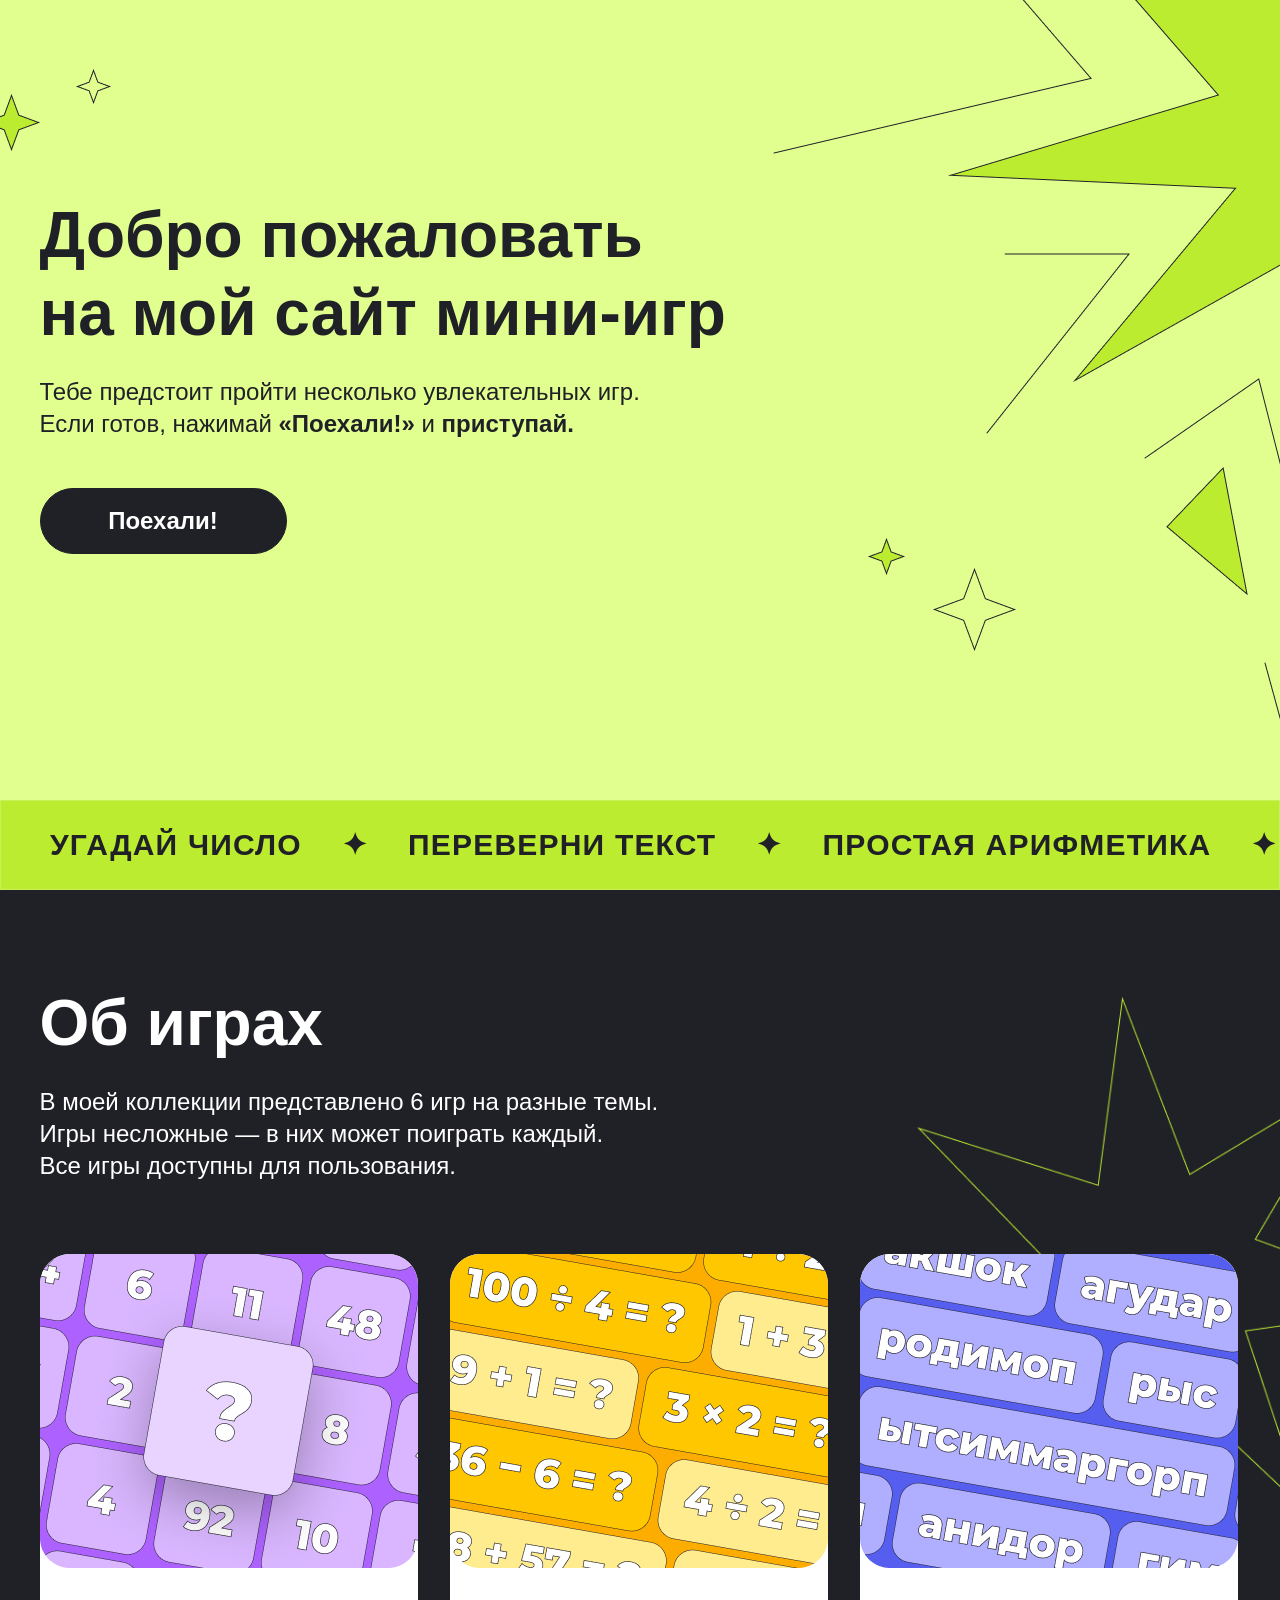
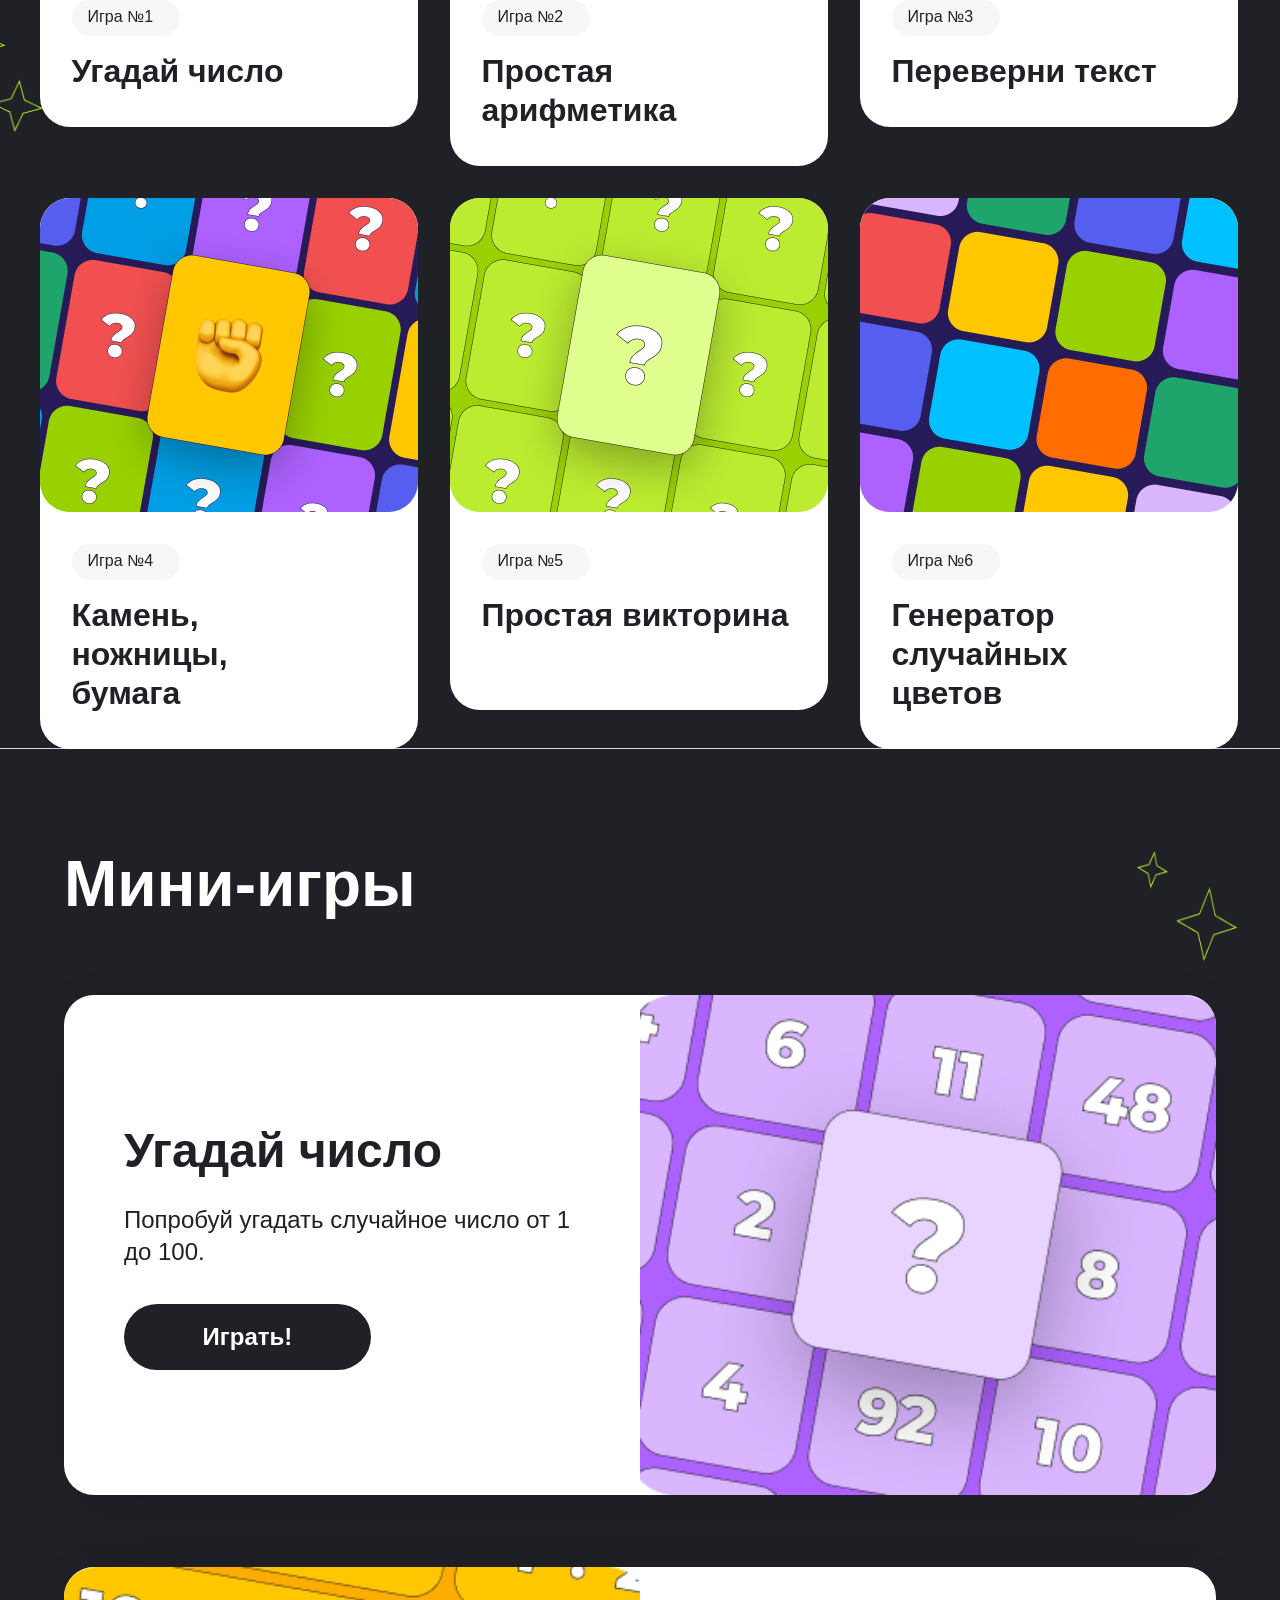
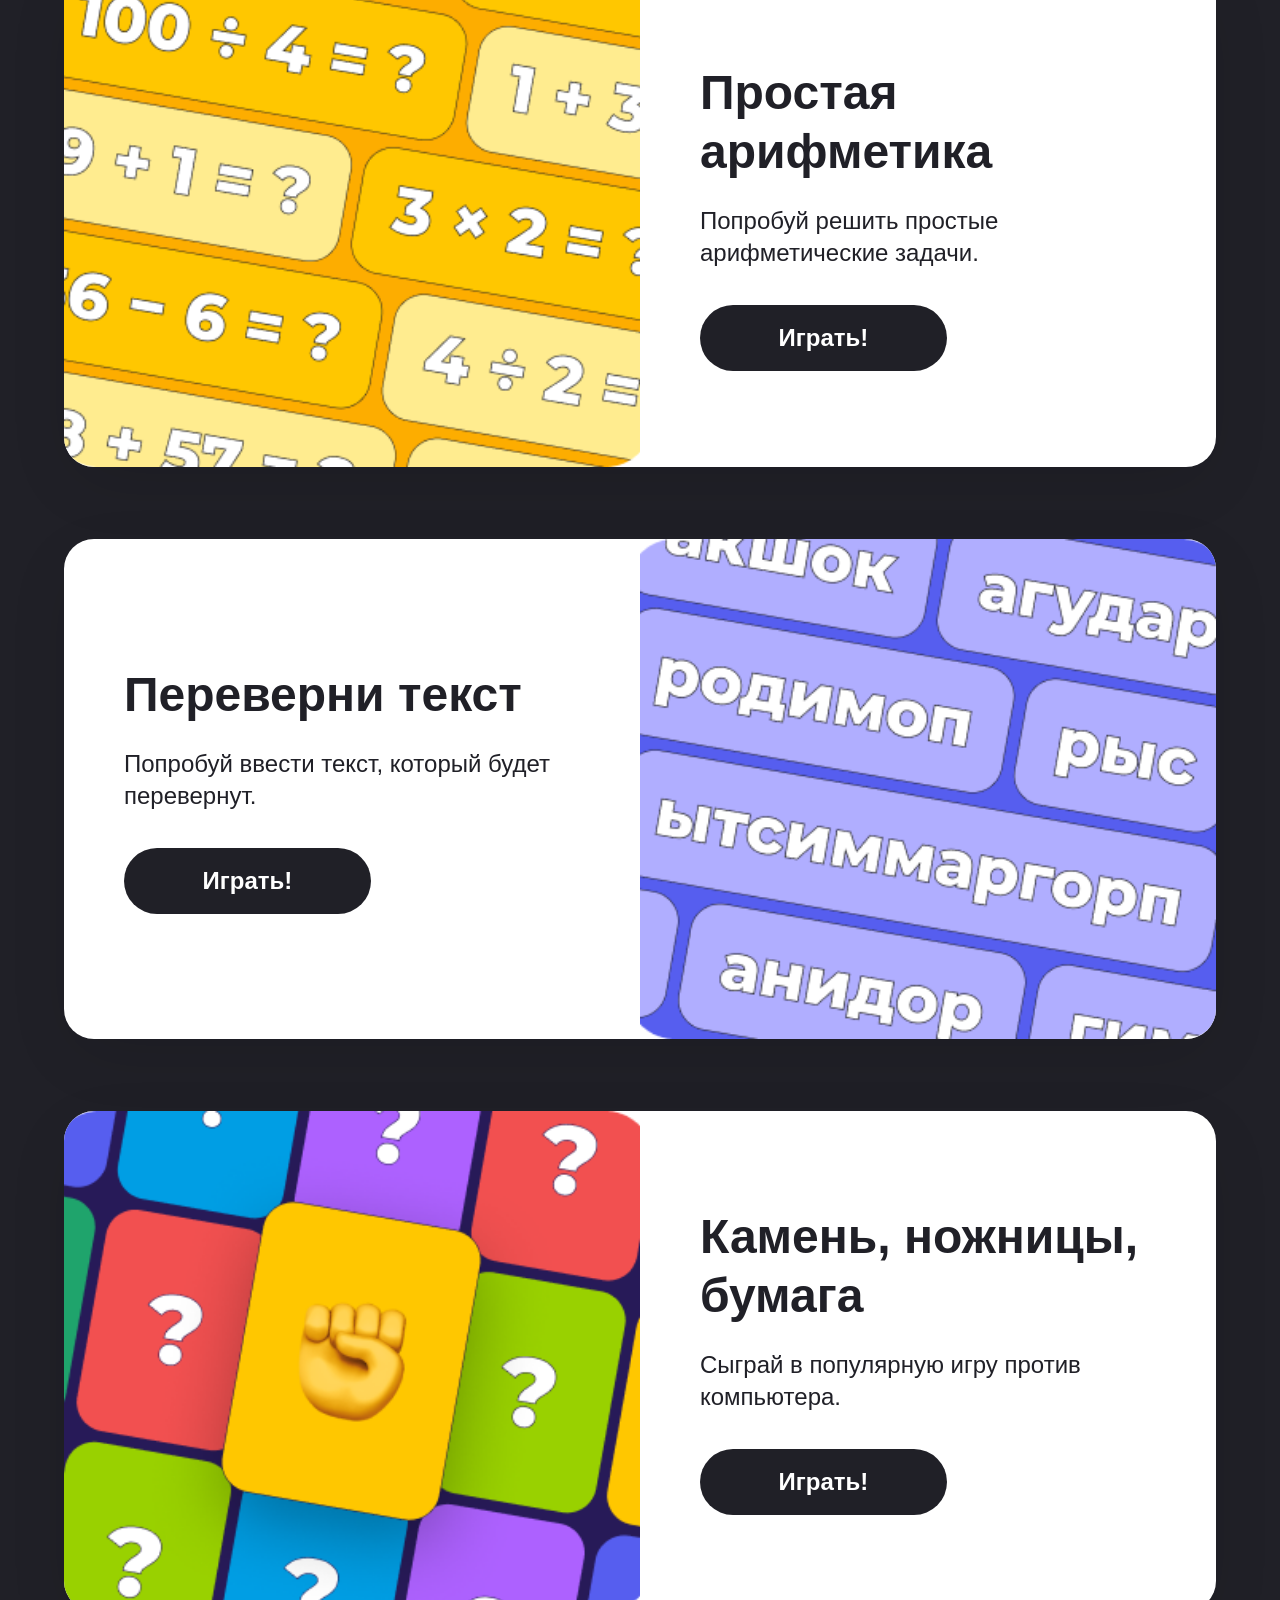
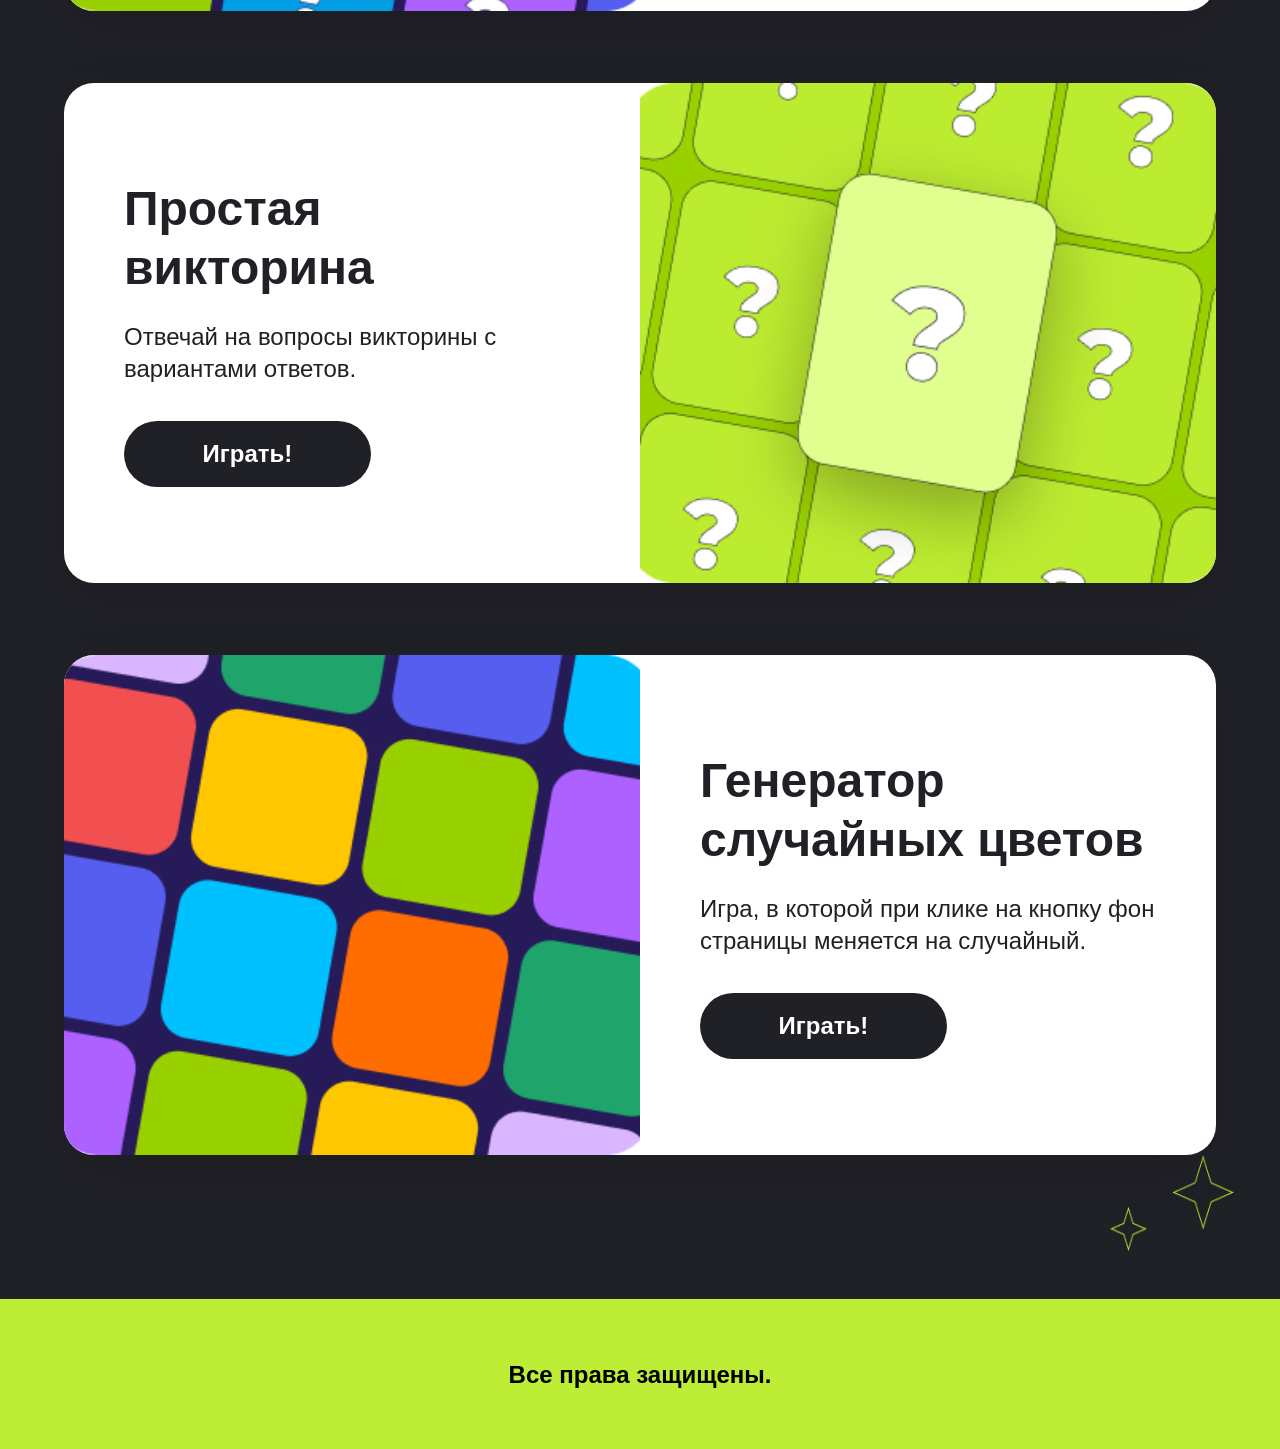
<file: index.html>
<!DOCTYPE html>
<html lang="ru">

<head>
  <meta charset="UTF-8">
  <meta name="viewport" content="width=device-width, initial-scale=1.0">
  <title>Главная</title>
  <link rel="stylesheet" href="style.css">
</head>

<body>
  <section class="hero">
    <div class="container">
      <div class="hero__content">
        <h1 class="hero__title">
          Добро пожаловать<br>
          на мой сайт мини-игр
        </h1>

        <p class="hero__text hero__text--desktop">
          <span>Тебе предстоит пройти несколько увлекательных игр.</span>
          <span>Если готов, нажимай <strong>«Поехали!»</strong> и <strong>приступай.</strong></span>
        </p>

        <p class="hero__text hero__text--mobile">
          Тебе предстоит пройти несколько<br>
          увлекательных игр. Если готов, нажимай<br>
          <strong>«Поехали!»</strong> и <strong>приступай.</strong>
        </p>

        <button class="hero__button">Поехали!</button>
      </div>
    </div>
  </section>

  <div class="running-line">
    <div class="running-line__content">
      <span>УГАДАЙ ЧИСЛО</span>
      <span>✦</span>
      <span>ПЕРЕВЕРНИ ТЕКСТ</span>
      <span>✦</span>
      <span>ПРОСТАЯ АРИФМЕТИКА</span>
      <span>✦</span>
      <span>ВИКТОРИНА</span>
      <span>✦</span>
      <span>УГАДАЙ ЧИСЛО</span>
      <span>✦</span>
      <span>ПЕРЕВЕРНИ ТЕКСТ</span>
      <span>✦</span>
      <span>ПРОСТАЯ АРИФМЕТИКА</span>
      <span>✦</span>
      <span>ВИКТОРИНА</span>
      <span>✦</span>
    </div>
  </div>

  <section class="about-games" id="about-games">
    <div class="about-games__container">
      <h2 class="about-games__title">Об играх</h2>

      <p class="about-games__text">
        В моей коллекции представлено 6 игр на разные темы.<br>
        Игры несложные — в них может поиграть каждый.<br>
        Все игры доступны для пользования.
      </p>

      <div class="games">
        <a href="#game1" class="game-card">
          <img class="game-card__image" src="./img/game1.png" alt="Игра «Угадай число»">
          <div class="game-card__content">
            <span class="game-card__number">Игра №1</span>
            <h3 class="game-card__title">Угадай число</h3>
          </div>
        </a>

        <a href="#game2" class="game-card">
          <img class="game-card__image" src="./img/game2.png" alt="Игра «Простая арифметика»">
          <div class="game-card__content">
            <span class="game-card__number">Игра №2</span>
            <h3 class="game-card__title">Простая арифметика</h3>
          </div>
        </a>

        <a href="#game3" class="game-card">
          <img class="game-card__image" src="./img/game3.png" alt="Игра «Переверни текст»">
          <div class="game-card__content">
            <span class="game-card__number">Игра №3</span>
            <h3 class="game-card__title">Переверни текст</h3>
          </div>
        </a>

        <a href="#game4" class="game-card">
          <img class="game-card__image" src="./img/game4.png" alt="Игра «Камень, ножницы, бумага»">
          <div class="game-card__content">
            <span class="game-card__number">Игра №4</span>
            <h3 class="game-card__title">Камень,<br>ножницы,<br>бумага</h3>
          </div>
        </a>

        <a href="#game5" class="game-card">
          <img class="game-card__image" src="./img/game5.png" alt="Игра «Простая викторина»">
          <div class="game-card__content">
            <span class="game-card__number">Игра №5</span>
            <h3 class="game-card__title">Простая викторина</h3>
          </div>
        </a>

        <a href="#game6" class="game-card">
          <img class="game-card__image" src="./img/game6.png" alt="Игра «Генератор случайных цветов»">
          <div class="game-card__content">
            <span class="game-card__number">Игра №6</span>
            <h3 class="game-card__title">Генератор<br>случайных<br>цветов</h3>
          </div>
        </a>
      </div>
    </div>
  </section>

  <section class="mini-games">
    <div class="mini-games__container">
      <h2 class="mini-games__title">Мини-игры</h2>

      <div class="mini-games__list">
        <div class="mini-game" id="game1">
          <div class="mini-game__content">
            <h3 class="mini-game__title">Угадай число</h3>
            <p class="mini-game__text">Попробуй угадать случайное число от 1 до 100.</p>
            <a href="#" class="mini-game__button">Играть!</a>
          </div>
          <img class="mini-game__image" src="./img/game1.png" alt="Угадай число">
        </div>

        <div class="mini-game" id="game2">
          <img class="mini-game__image" src="./img/game2.png" alt="Простая арифметика">
          <div class="mini-game__content">
            <h3 class="mini-game__title">Простая арифметика</h3>
            <p class="mini-game__text">Попробуй решить простые арифметические задачи.</p>
            <a href="#" class="mini-game__button">Играть!</a>
          </div>
        </div>

        <div class="mini-game" id="game3">
          <div class="mini-game__content">
            <h3 class="mini-game__title">Переверни текст</h3>
            <p class="mini-game__text">Попробуй ввести текст, который будет перевернут.</p>
            <a href="#" class="mini-game__button">Играть!</a>
          </div>
          <img class="mini-game__image" src="./img/game3.png" alt="Переверни текст">
        </div>

        <div class="mini-game" id="game4">
          <img class="mini-game__image" src="./img/game4.png" alt="Камень, ножницы, бумага">
          <div class="mini-game__content">
            <h3 class="mini-game__title">Камень, ножницы, бумага</h3>
            <p class="mini-game__text">Сыграй в популярную игру против компьютера.</p>
            <a href="#" class="mini-game__button">Играть!</a>
          </div>
        </div>

        <div class="mini-game" id="game5">
          <div class="mini-game__content">
            <h3 class="mini-game__title">Простая викторина</h3>
            <p class="mini-game__text">Отвечай на вопросы викторины с вариантами ответов.</p>
            <a href="#" class="mini-game__button" onclick="playQuiz(event)">Играть!</a>
          </div>
          <img class="mini-game__image" src="./img/game5.png" alt="Простая викторина">
        </div>

        <div class="mini-game" id="game6">
          <img class="mini-game__image" src="./img/game6.png" alt="Генератор случайных цветов">
          <div class="mini-game__content">
            <h3 class="mini-game__title">Генератор случайных цветов</h3>
            <p class="mini-game__text">Игра, в которой при клике на кнопку фон страницы меняется на случайный.</p>
            <a href="#" class="mini-game__button">Играть!</a>
          </div>
        </div>
      </div>
    </div>
  </section>

  <footer class="footer">
    <p class="footer__text">Все права защищены.</p>
  </footer>

  <script src="./quiz.js"></script>
</body>

</html>
</file>
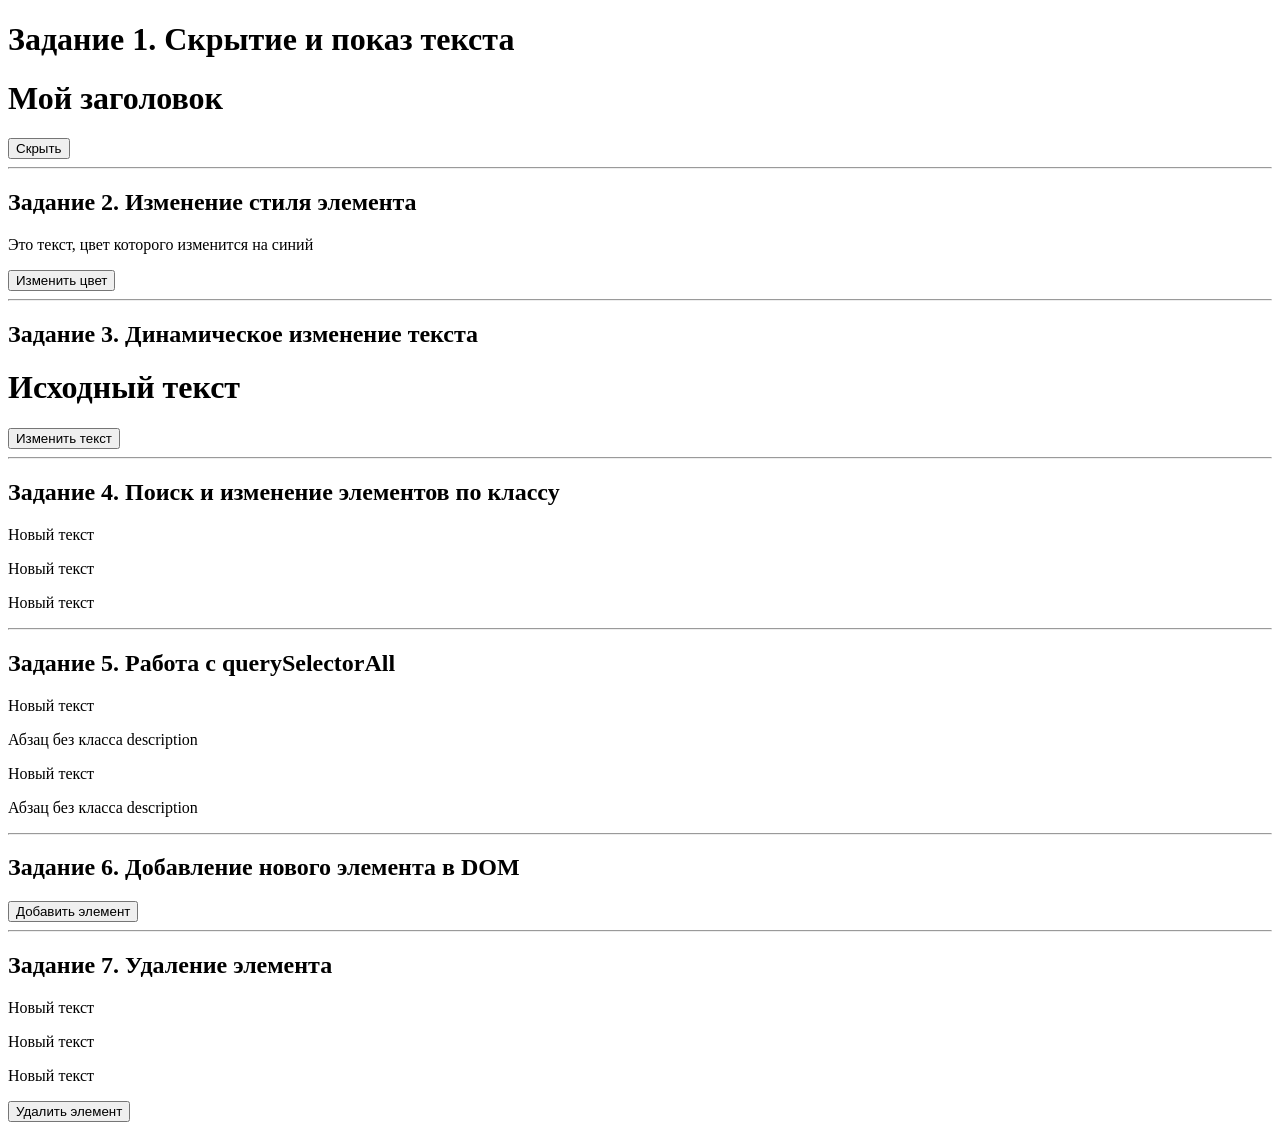
<file: hw 2.9/index.html>
<!DOCTYPE html>
<html lang="ru">

<head>
    <meta charset="UTF-8">
    <meta name="viewport" content="width=device-width, initial-scale=1.0">
    <title>Практика DOM</title>
</head>

<body>

    <h1>Задание 1. Скрытие и показ текста</h1>

    <h1 class="toggle-title">Мой заголовок</h1>
    <button class="toggle-button">Скрыть</button>

    <hr>

    <h2>Задание 2. Изменение стиля элемента</h2>

    <p class="color-text">Это текст, цвет которого изменится на синий</p>
    <button class="color-button">Изменить цвет</button>

    <hr>

    <h2>Задание 3. Динамическое изменение текста</h2>

    <h1 class="change-title">Исходный текст</h1>
    <button class="change-button">Изменить текст</button>

    <hr>

    <h2>Задание 4. Поиск и изменение элементов по классу</h2>

    <p class="description">Первый текст</p>
    <p class="description">Второй текст</p>
    <p class="description">Третий текст</p>

    <hr>

    <h2>Задание 5. Работа с querySelectorAll</h2>

    <p class="description">Первый абзац</p>
    <p class="other">Абзац без класса description</p>
    <p class="description">Второй абзац</p>
    <p class="other">Абзац без класса description</p>

    <hr>

    <h2>Задание 6. Добавление нового элемента в DOM</h2>

    <button class="add-button">Добавить элемент</button>

    <hr>

    <h2>Задание 7. Удаление элемента</h2>

    <p class="description">Первый абзац для удаления</p>
    <p class="description">Второй абзац для удаления</p>
    <p class="description">Третий абзац для удаления</p>

    <button class="remove-button">Удалить элемент</button>

    <script>
        // Задание 1. Скрытие и показ текста

        const toggleTitle = document.querySelector('.toggle-title');
        const toggleButton = document.querySelector('.toggle-button');

        toggleButton.addEventListener('click', function () {
            if (toggleTitle.style.display === 'none') {
                toggleTitle.style.display = 'block';
                toggleButton.textContent = 'Скрыть';
            } else {
                toggleTitle.style.display = 'none';
                toggleButton.textContent = 'Показать';
            }
        });


        // Задание 2. Изменение стиля элемента

        const colorText = document.querySelector('.color-text');
        const colorButton = document.querySelector('.color-button');

        colorButton.addEventListener('click', function () {
            colorText.style.color = 'blue';
        });


        // Задание 3. Динамическое изменение текста

        const changeTitle = document.querySelector('.change-title');
        const changeButton = document.querySelector('.change-button');

        changeButton.addEventListener('click', function () {
            changeTitle.textContent = 'Привет, мир!';
        });


        // Задание 4. Поиск и изменение элементов по классу

        const descriptions = document.querySelectorAll('.description');

        descriptions.forEach(function (description) {
            description.textContent = 'Измененный текст';
        });


        // Задание 5. Работа с querySelectorAll

        const paragraphs = document.querySelectorAll('.description');

        paragraphs.forEach(function (paragraph) {
            paragraph.textContent = 'Новый текст';
        });


        // Задание 6. Добавление нового элемента в DOM

        const addButton = document.querySelector('.add-button');

        addButton.addEventListener('click', function () {
            const newParagraph = document.createElement('p');

            newParagraph.textContent = 'Новый абзац';

            document.body.appendChild(newParagraph);
        });


        // Задание 7. Удаление элемента

        const removeButton = document.querySelector('.remove-button');

        removeButton.addEventListener('click', function () {
            const paragraph = document.querySelector('.description');

            if (paragraph) {
                paragraph.remove();
            }
        });
    </script>

</body>

</html>
</file>
<file: style.css>
* {
  margin: 0;
  padding: 0;
  box-sizing: border-box;
}

.center {
  margin: 0 auto;
}

.hero {
  width: 100%;
  min-height: 800px;
  background-image: url("img/fon.png");
  background-size: cover;
  background-position: center;
  padding-top: 196px;
}
.hero__content {
  width: 100%;
  max-width: 769px;
  display: flex;
  flex-direction: column;
  align-items: flex-start;
}
.hero__title {
  width: 769px;
  height: 156px;
  font-family: "Montserrat", sans-serif;
  font-style: normal;
  font-weight: 700;
  font-size: 64px;
  line-height: 78px;
  display: flex;
  align-items: center;
  color: #202027;
  margin: 0;
}
.hero__text {
  width: 720px;
  height: 64px;
  font-family: "Montserrat", sans-serif;
  font-style: normal;
  font-weight: 400;
  font-size: 24px;
  line-height: 32px;
  display: flex;
  flex-direction: column;
  align-items: flex-start;
  color: #202027;
  margin: 24px 0 0;
}
.hero__text strong {
  font-weight: 700;
}
.hero__button {
  display: flex;
  flex-direction: row;
  justify-content: center;
  align-items: center;
  padding: 16px 28px;
  gap: 10px;
  width: 247px;
  height: 66px;
  background: #202027;
  border: 1px solid #202027;
  border-radius: 60px;
  margin-top: 48px;
  font-family: "Montserrat", sans-serif;
  font-style: normal;
  font-weight: 600;
  font-size: 24px;
  line-height: 141.69%;
  text-align: center;
  color: #FFFFFF;
}
.hero__button:hover {
  background: #FFFFFF;
  color: #202027;
  border-color: #202027;
}

.hero__text--mobile {
  display: none;
}

.container {
  width: 100%;
  max-width: 1201px;
  margin: 0 auto;
  display: flex;
  flex-direction: column;
  align-items: flex-start;
  gap: 48px;
}

.running-line {
  width: 100%;
  height: 90px;
  padding: 27px 49px;
  background: #BCEC30;
  border: 1px solid rgba(255, 255, 255, 0.2);
  overflow: hidden;
  backdrop-filter: blur(25px);
  -webkit-backdrop-filter: blur(25px);
}
.running-line__content {
  display: flex;
  align-items: center;
  white-space: nowrap;
  width: -moz-max-content;
  width: max-content;
  gap: 40px;
  animation: running-line 15s linear infinite;
}
.running-line__content span {
  font-family: "Montserrat", sans-serif;
  font-weight: 700;
  font-size: 30px;
  line-height: 110%;
  letter-spacing: 0.04em;
  text-transform: uppercase;
  color: #202027;
}

@keyframes running-line {
  from {
    transform: translateX(0);
  }
  to {
    transform: translateX(-50%);
  }
}
.about-games {
  width: 100%;
  background-image: url("img/fon.game.png");
  background-size: cover;
  background-position: center;
  padding-top: 94px;
}
.about-games__container {
  display: flex;
  flex-direction: column;
  align-items: flex-start;
  width: 100%;
  max-width: 1201px;
  margin: 0 auto;
}
.about-games__title {
  width: 314px;
  height: 78px;
  font-family: "Montserrat", sans-serif;
  font-style: normal;
  font-weight: 700;
  font-size: 64px;
  line-height: 78px;
  display: flex;
  align-items: center;
  color: #FFFFFF;
  margin: 0;
}
.about-games__text {
  width: 788px;
  height: 96px;
  font-family: "Montserrat", sans-serif;
  font-style: normal;
  font-weight: 400;
  font-size: 24px;
  line-height: 32px;
  display: flex;
  align-items: center;
  color: #FFFFFF;
  margin: 24px 0 0;
}

.games {
  display: grid;
  grid-template-columns: repeat(3, 378px);
  gap: 32px;
  width: 100%;
  margin-top: 72px;
}

.game-card {
  display: flex;
  flex-direction: column;
  align-items: flex-start;
  width: 378px;
  background: #FFFFFF;
  border-radius: 30px;
  overflow: hidden;
  color: #202027;
  text-decoration: none;
  transition: transform 0.3s ease;
  position: relative;
  z-index: 1;
}
.game-card:nth-child(1), .game-card:nth-child(3) {
  height: 473px;
}
.game-card:nth-child(2), .game-card:nth-child(5) {
  height: 512px;
}
.game-card:nth-child(4), .game-card:nth-child(6) {
  height: 551px;
}
.game-card:hover {
  transform: scale(1.05);
  z-index: 2;
}
.game-card__content {
  display: flex;
  flex-direction: column;
  align-items: flex-start;
  padding: 0 32px 32px;
  gap: 16px;
  width: 100%;
  margin-top: 32px;
}
.game-card__image {
  width: 100%;
  aspect-ratio: 378/314;
  display: block;
  -o-object-fit: cover;
     object-fit: cover;
}
.game-card__number {
  padding: 8px 16px 10px;
  width: 108px;
  height: 36px;
  font-family: "Montserrat", sans-serif;
  font-style: normal;
  font-weight: 500;
  background: #F7F7F7;
  border-radius: 52.5825px;
  flex: none;
  order: 0;
  flex-grow: 0;
}
.game-card__title {
  width: 314px;
  min-height: 39px;
  font-family: "Montserrat", sans-serif;
  font-style: normal;
  font-weight: 700;
  font-size: 32px;
  line-height: 39px;
  display: flex;
  align-items: center;
  color: #202027;
  margin: 0;
}

.mini-games {
  width: 100%;
  background-image: url("./img/fon.mini.png");
  background-size: 100% 100%;
  background-position: top center;
  background-repeat: no-repeat;
  padding: 96px 0 144px;
}
.mini-games__container {
  display: flex;
  flex-direction: column;
  align-items: flex-start;
  max-width: 1200px;
  width: 100%;
  margin: 0 auto;
  padding: 0 24px;
}
.mini-games__title {
  margin: 0 0 72px;
  font-family: "Montserrat", sans-serif;
  font-style: normal;
  font-weight: 700;
  font-size: 64px;
  line-height: 78px;
  color: #FFFFFF;
}
.mini-games__list {
  display: flex;
  flex-direction: column;
  align-items: flex-start;
  width: 100%;
  gap: 72px;
}

.mini-game {
  display: flex;
  flex-direction: row;
  align-items: flex-start;
  width: 100%;
  height: 500px;
  background: #FFFFFF;
  box-shadow: 0px 20px 67px -12px rgba(0, 0, 0, 0.13);
  border-radius: 30px;
  overflow: hidden;
}
.mini-game__image {
  display: block;
  width: 50%;
  height: 100%;
  -o-object-fit: cover;
     object-fit: cover;
}
.mini-game__content {
  display: flex;
  flex-direction: column;
  align-items: flex-start;
  width: 50%;
  height: 100%;
  padding: 60px;
  justify-content: center;
}
.mini-game__title {
  margin: 0;
  font-family: "Montserrat", sans-serif;
  font-style: normal;
  font-weight: 700;
  font-size: 48px;
  line-height: 59px;
  color: #202027;
}
.mini-game__text {
  margin: 24px 0 0;
  font-family: "Montserrat", sans-serif;
  font-style: normal;
  font-weight: 400;
  font-size: 24px;
  line-height: 32px;
  color: #202027;
}
.mini-game__button {
  display: flex;
  justify-content: center;
  align-items: center;
  padding: 16px 28px;
  gap: 10px;
  width: 247px;
  height: 66px;
  margin-top: 36px;
  background: #202027;
  border: 2px solid transparent;
  border-radius: 60px;
  font-family: "Montserrat", sans-serif;
  font-weight: 600;
  font-size: 24px;
  line-height: 141.69%;
  text-align: center;
  color: #FFFFFF;
  text-decoration: none;
  cursor: pointer;
}
.mini-game__button:hover {
  background: #FFFFFF;
  color: #202027;
  border-color: #202027;
}

.footer {
  width: 100%;
  height: 150px;
  background: #BDED35;
  display: flex;
  justify-content: center;
  align-items: center;
}
.footer__text {
  margin: 0;
  font-family: "Montserrat", sans-serif;
  font-style: normal;
  font-weight: 600;
  font-size: 24px;
  line-height: 29px;
  color: #000000;
  text-align: center;
}

@media (max-width: 767px) {
  .hero {
    min-height: 700px;
    padding: 147px 16px 0;
    background-image: url("./img/Fon.mob.png");
    background-size: cover;
    background-position: center;
  }
  .hero__title {
    width: 100%;
    height: auto;
    font-size: 40px;
    line-height: 49px;
    text-align: center;
    justify-content: center;
  }
  .hero__text {
    width: 100%;
    height: auto;
    font-size: 16px;
    line-height: 26px;
    text-align: center;
    justify-content: center;
  }
  .hero__text--desktop {
    display: none;
  }
  .hero__text--mobile {
    display: block;
  }
  .hero__button {
    width: 285px;
    height: 55px;
    font-size: 16px;
    margin-top: 36px;
    align-self: center;
  }
  .hero__button:hover {
    background: #202027;
    color: #FFFFFF;
    border-color: #202027;
  }
  .container {
    min-height: 371px;
    margin: 0 auto;
    gap: 36px;
    align-items: center;
    justify-content: center;
  }
  .running-line {
    height: 52px;
    padding: 16px 24px;
  }
  .running-line__content {
    gap: 24px;
  }
  .running-line__content span {
    font-size: 16px;
    line-height: 110%;
  }
  .about-games {
    display: none;
  }
  .mini-games {
    width: 100%;
    padding: 64px 0 80px;
    background-size: auto 100%;
    background-position: top center;
    background-repeat: no-repeat;
  }
  .mini-games__container {
    width: 100%;
    max-width: none;
    margin: 0;
    padding: 0 16px;
    display: flex;
    flex-direction: column;
    align-items: stretch;
  }
  .mini-games__title {
    margin: 0 0 36px;
    font-size: 40px;
    line-height: 49px;
  }
  .mini-games__list {
    display: flex;
    flex-direction: column;
    align-items: stretch;
    width: 100%;
    gap: 24px;
  }
  .mini-game {
    display: flex;
    flex-direction: column;
    width: 100%;
    max-width: 343px;
    height: auto;
    max-height: none;
    border-radius: 24px;
  }
  .mini-game__image {
    order: 1;
    width: 100%;
    height: 285px;
    aspect-ratio: 1/1;
    -o-object-fit: cover;
       object-fit: cover;
  }
  .mini-game__content {
    order: 2;
    width: 100%;
    height: auto;
    padding: 32px 24px 36px;
    justify-content: flex-start;
  }
  .mini-game__title {
    width: 100%;
    min-height: 0;
    font-size: 32px;
    line-height: 39px;
  }
  .mini-game__text {
    width: 100%;
    height: auto;
    margin-top: 16px;
    font-size: 16px;
    line-height: 24px;
  }
  .mini-game__button {
    width: 100%;
    width: 285px;
    height: 55px;
    margin-top: 32px;
    padding: 16px 28px;
    font-size: 16px;
  }
  .mini-game__button:hover {
    background: #202027;
    color: #FFFFFF;
    border-color: transparent;
  }
  .footer {
    height: 100px;
  }
  .footer__text {
    width: auto;
    height: 20px;
    font-size: 16px;
    line-height: 20px;
    display: flex;
    align-items: center;
    justify-content: center;
    text-align: center;
  }
}/*# sourceMappingURL=style.css.map */
</file>
